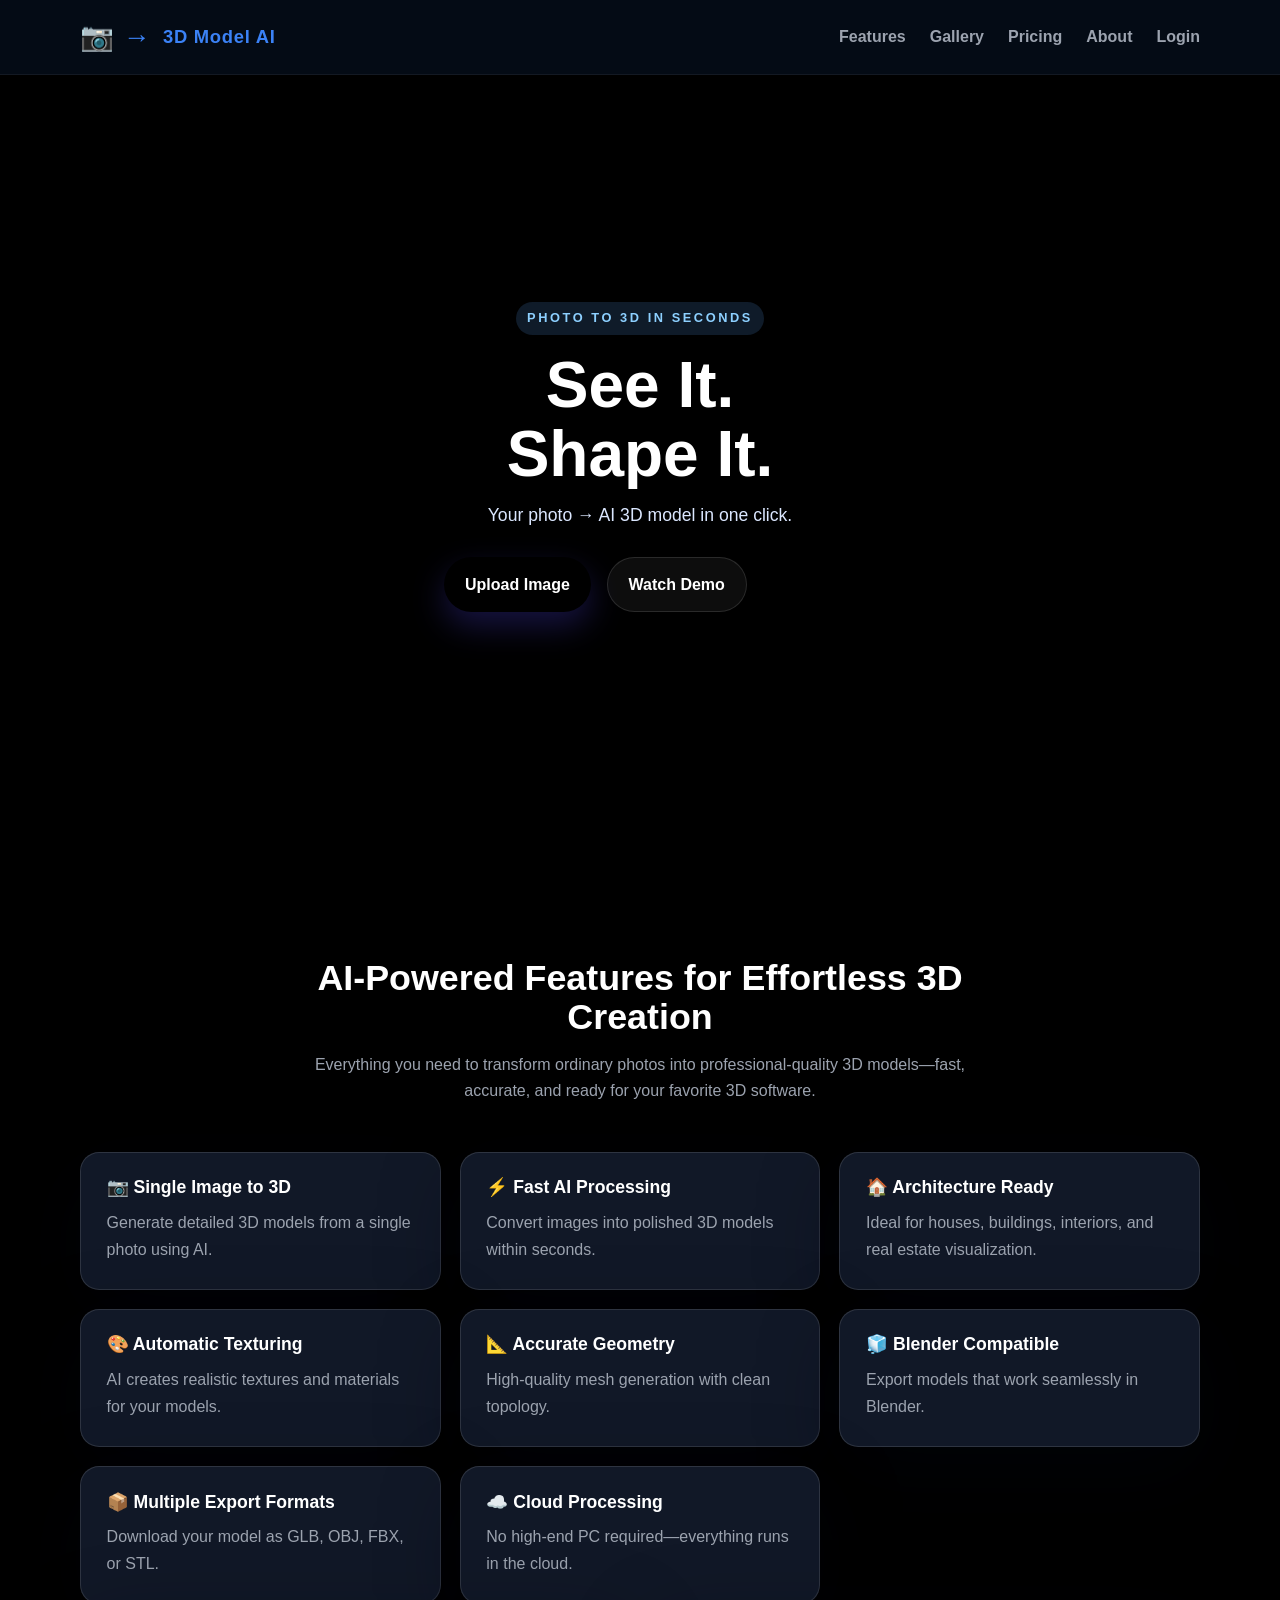
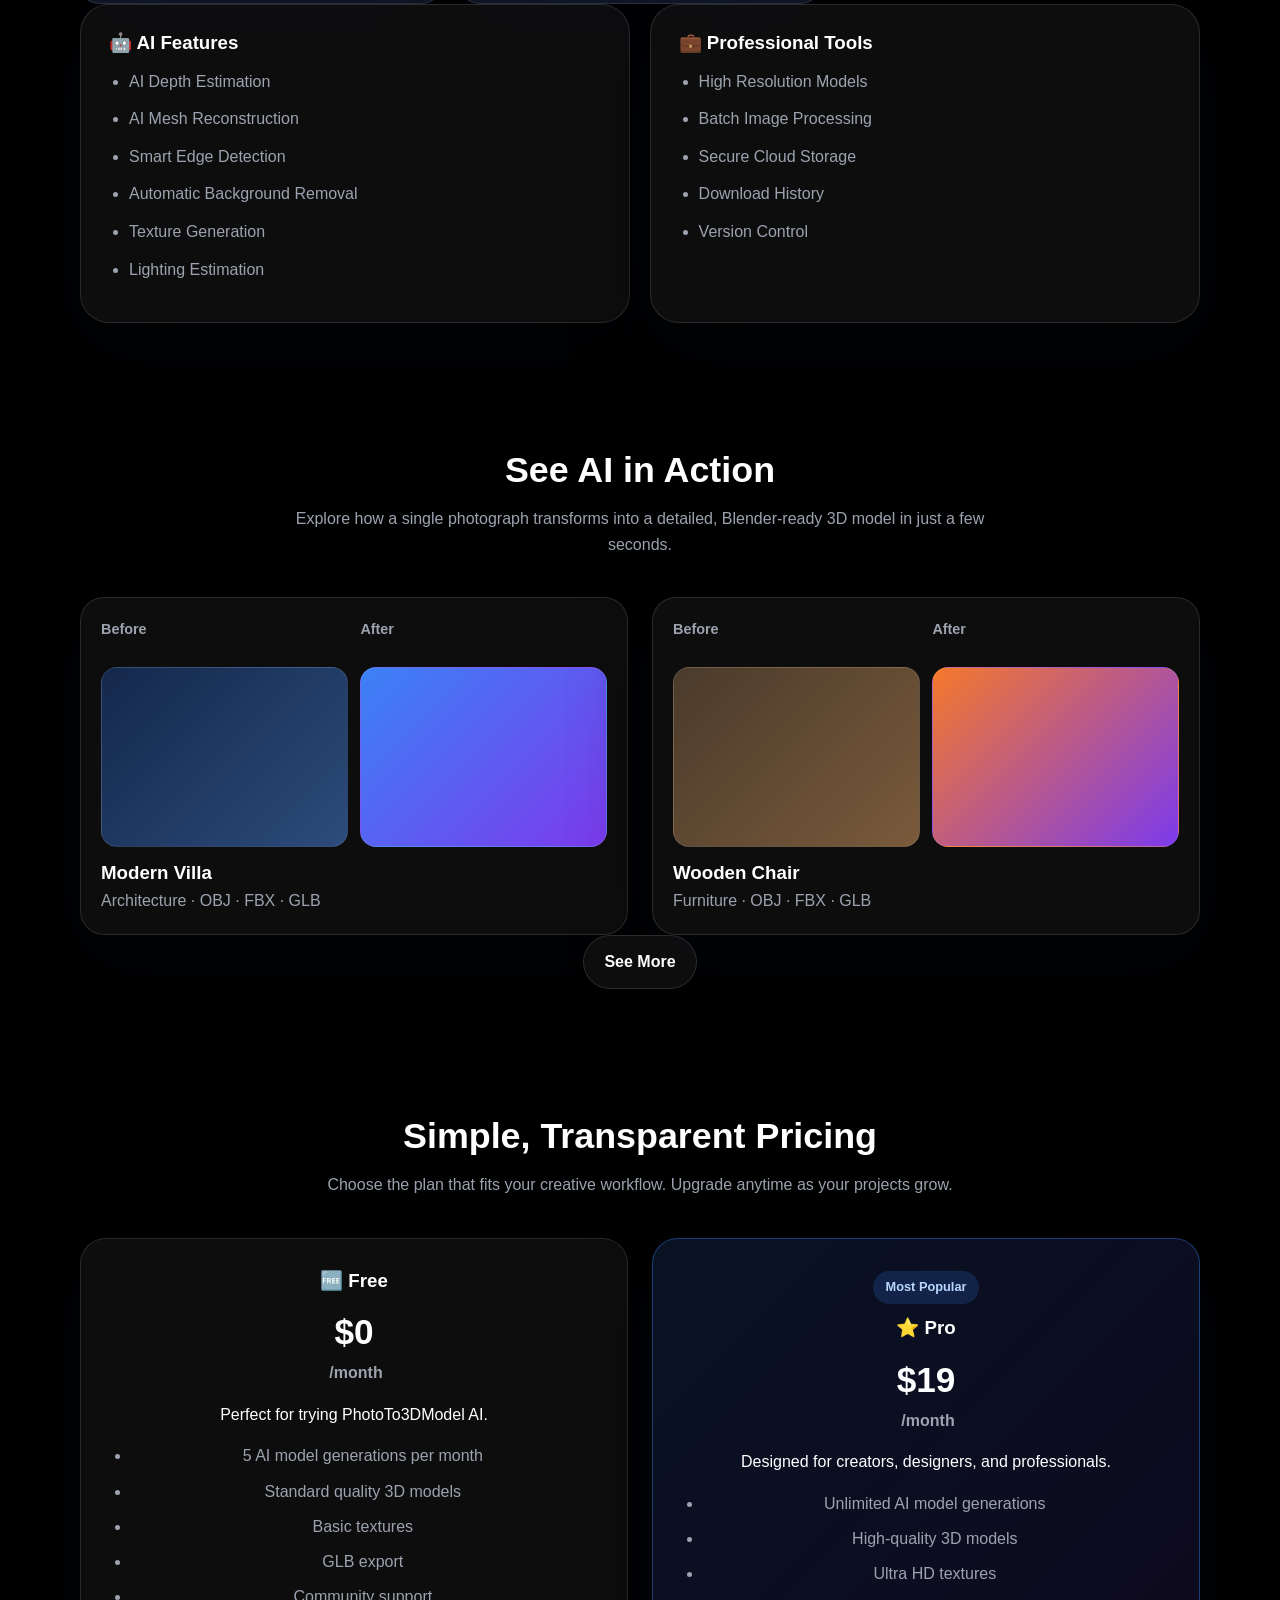
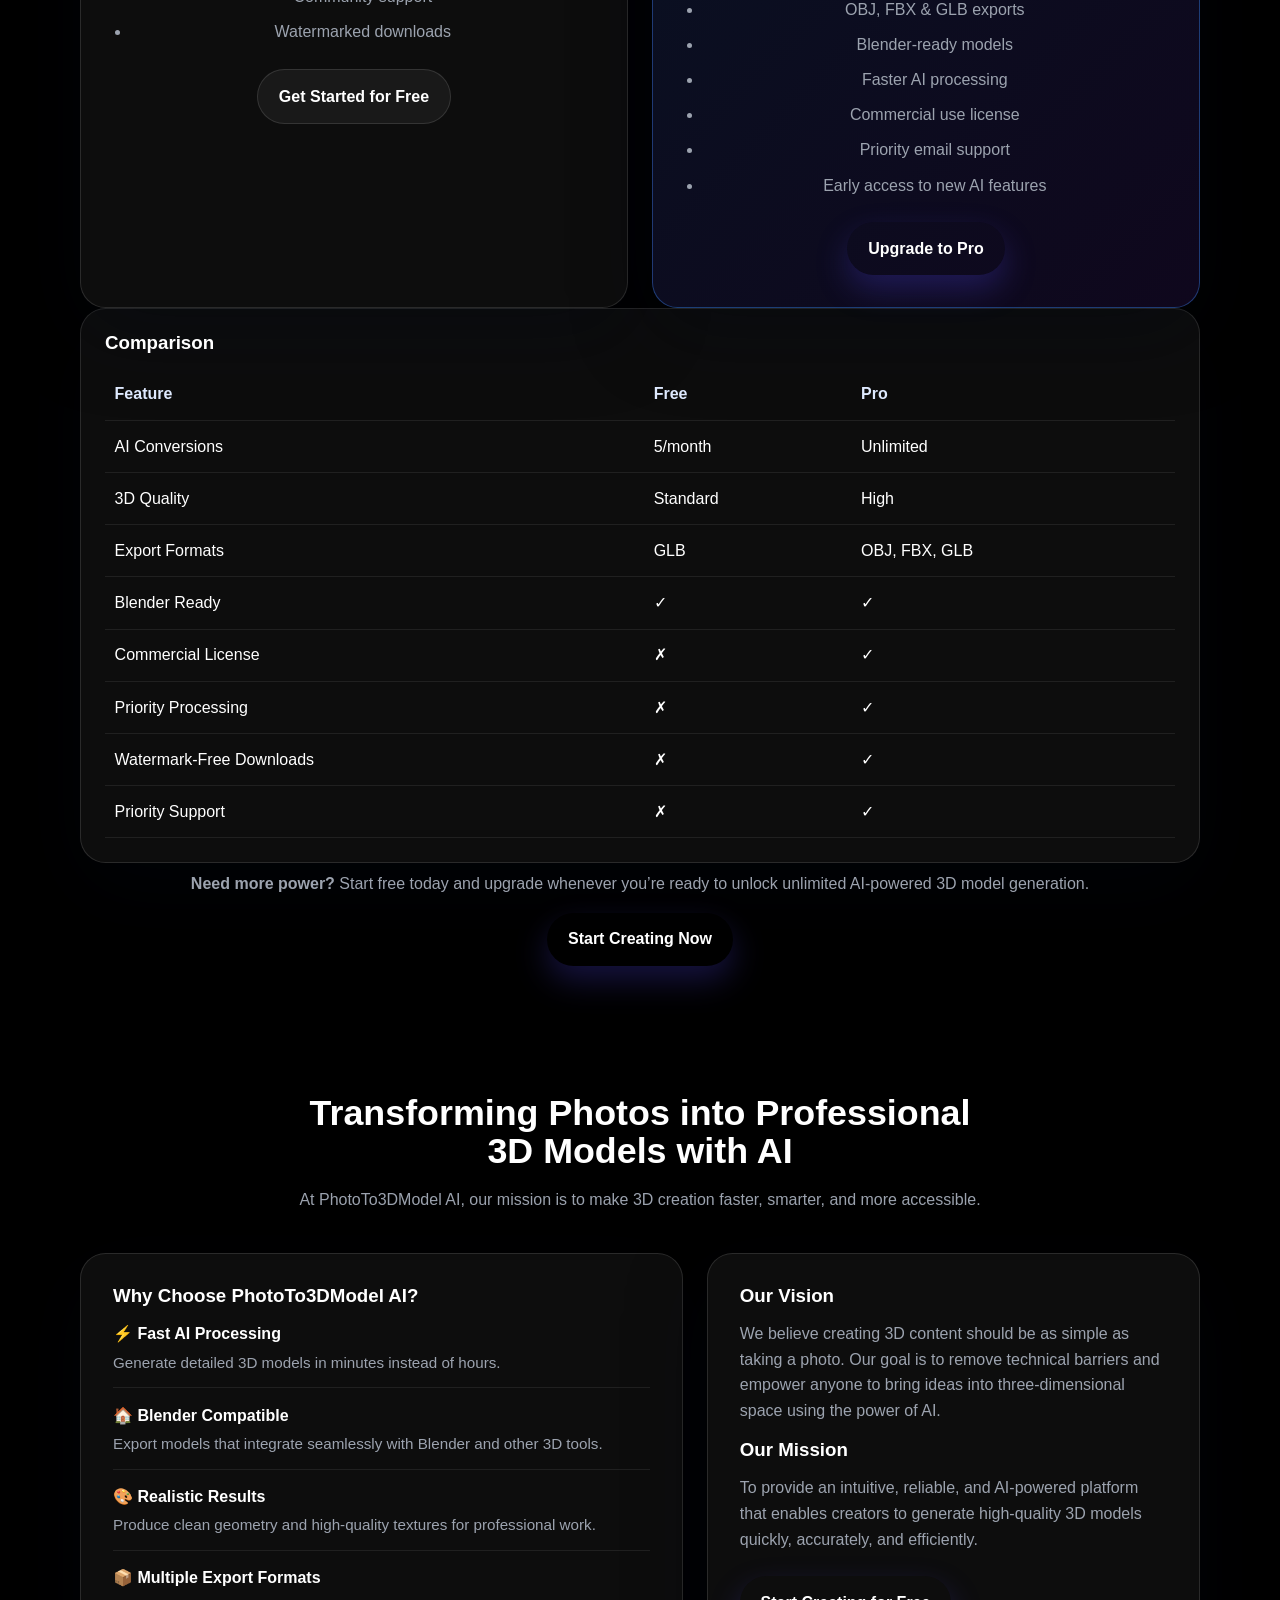
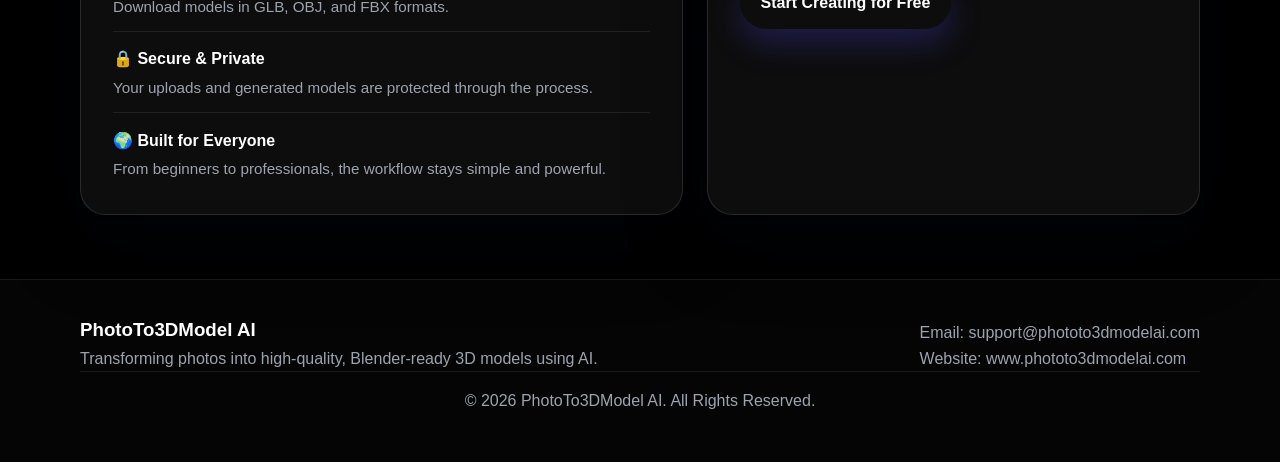
<file: index.html>
<!DOCTYPE html>
<html lang="en">
<head>
  <meta charset="UTF-8" />
  <meta name="viewport" content="width=device-width, initial-scale=1.0" />
  <title>PhotoTo3DModel AI</title>
  <link rel="stylesheet" href="styles.css" />
</head>
<body>
  <header class="site-header">
    <div class="container nav-bar">
      <a class="brand" href="#home">
        <span class="brand-icon">📷 →</span>
        <span class="brand-copy">3D Model AI</span>
      </a>
      <button class="nav-toggle" aria-label="Toggle navigation" aria-expanded="false">
        <span></span>
        <span></span>
        <span></span>
      </button>
      <nav class="nav-links">
        <a href="#features">Features</a>
        <a href="#gallery">Gallery</a>
        <a href="#pricing">Pricing</a>
        <a href="#about">About</a>
        <a href="#auth" class="nav-login-link" data-switch="login">Login</a>
      </nav>
    </div>
  </header>

  <main>
    <section class="hero-section" id="home">
      <div class="hero-center">
        <p class="eyebrow">PHOTO TO 3D IN SECONDS</p>
        <h1>See It. Shape It.</h1>
        <p class="hero-tagline">Your photo → AI 3D model in one click.</p>
        <div class="hero-actions">
          <a href="Upload Image.html" class="btn btn-primary">Upload Image</a>
          <a class="btn btn-secondary" href="#gallery">Watch Demo</a>
        </div>
      </div>
    </section>

    <section class="section feature-section" id="features">
      <div class="container section-heading">
        <h2>AI-Powered Features for Effortless 3D Creation</h2>
        <p>Everything you need to transform ordinary photos into professional-quality 3D models—fast, accurate, and ready for your favorite 3D software.</p>
      </div>

      <div class="container feature-grid">
        <article class="feature-card">
          <h3>📷 Single Image to 3D</h3>
          <p>Generate detailed 3D models from a single photo using AI.</p>
        </article>
        <article class="feature-card">
          <h3>⚡ Fast AI Processing</h3>
          <p>Convert images into polished 3D models within seconds.</p>
        </article>
        <article class="feature-card">
          <h3>🏠 Architecture Ready</h3>
          <p>Ideal for houses, buildings, interiors, and real estate visualization.</p>
        </article>
        <article class="feature-card">
          <h3>🎨 Automatic Texturing</h3>
          <p>AI creates realistic textures and materials for your models.</p>
        </article>
        <article class="feature-card">
          <h3>📐 Accurate Geometry</h3>
          <p>High-quality mesh generation with clean topology.</p>
        </article>
        <article class="feature-card">
          <h3>🧊 Blender Compatible</h3>
          <p>Export models that work seamlessly in Blender.</p>
        </article>
        <article class="feature-card">
          <h3>📦 Multiple Export Formats</h3>
          <p>Download your model as GLB, OBJ, FBX, or STL.</p>
        </article>
        <article class="feature-card">
          <h3>☁️ Cloud Processing</h3>
          <p>No high-end PC required—everything runs in the cloud.</p>
        </article>
      </div>

      <div class="container feature-list-wrap">
        <div class="feature-list-card">
          <h3>🤖 AI Features</h3>
          <ul>
            <li>AI Depth Estimation</li>
            <li>AI Mesh Reconstruction</li>
            <li>Smart Edge Detection</li>
            <li>Automatic Background Removal</li>
            <li>Texture Generation</li>
            <li>Lighting Estimation</li>
          </ul>
        </div>
        <div class="feature-list-card">
          <h3>💼 Professional Tools</h3>
          <ul>
            <li>High Resolution Models</li>
            <li>Batch Image Processing</li>
            <li>Secure Cloud Storage</li>
            <li>Download History</li>
            <li>Version Control</li>
            
          </ul>
        </div>
      </div>
    </section>

    <section class="section gallery-section" id="gallery">
      <div class="container section-heading">
        <h2>See AI in Action</h2>
        <p>Explore how a single photograph transforms into a detailed, Blender-ready 3D model in just a few seconds.</p>
      </div>

      <div class="container gallery-grid">
        <article class="gallery-card">
          <div class="gallery-compare">
            <div class="compare-side before">
              <span>Before</span>
              <div class="compare-box photo-box"></div>
            </div>
            <div class="compare-side after">
              <span>After</span>
              <div class="compare-box model-box"></div>
            </div>
          </div>
          <div class="gallery-meta">
            <h3>Modern Villa</h3>
            <p>Architecture · OBJ · FBX · GLB</p>
          </div>
        </article>

        <article class="gallery-card">
          <div class="gallery-compare">
            <div class="compare-side before">
              <span>Before</span>
              <div class="compare-box chair-box"></div>
            </div>
            <div class="compare-side after">
              <span>After</span>
              <div class="compare-box chair-model"></div>
            </div>
          </div>
          <div class="gallery-meta">
            <h3>Wooden Chair</h3>
            <p>Furniture · OBJ · FBX · GLB</p>
          </div>
        </article>
      </div>

      <div class="container gallery-footer">
        <span></span>
        <a class="btn btn-secondary" href="#">See More</a>
      </div>
    </section>

    <section class="section pricing-section" id="pricing">
      <div class="container section-heading">
        <h2>Simple, Transparent Pricing</h2>
        <p>Choose the plan that fits your creative workflow. Upgrade anytime as your projects grow.</p>
      </div>

      <div class="container pricing-grid">
        <article class="pricing-card">
          <h3>🆓 Free</h3>
          <div class="price">$0<span>/month</span></div>
          <p>Perfect for trying PhotoTo3DModel AI.</p>
          <ul>
            <li>5 AI model generations per month</li>
            <li>Standard quality 3D models</li>
            <li>Basic textures</li>
            <li>GLB export</li>
            <li>Community support</li>
            <li>Watermarked downloads</li>
          </ul>
          <a class="btn btn-secondary" href="#">Get Started for Free</a>
        </article>

        <article class="pricing-card popular">
          <div class="badge">Most Popular</div>
          <h3>⭐ Pro</h3>
          <div class="price">$19<span>/month</span></div>
          <p>Designed for creators, designers, and professionals.</p>
          <ul>
            <li>Unlimited AI model generations</li>
            <li>High-quality 3D models</li>
            <li>Ultra HD textures</li>
            <li>OBJ, FBX & GLB exports</li>
            <li>Blender-ready models</li>
            <li>Faster AI processing</li>
            <li>Commercial use license</li>
            <li>Priority email support</li>
            <li>Early access to new AI features</li>
          </ul>
          <a class="btn btn-primary" href="#">Upgrade to Pro</a>
        </article>
      </div>

      <div class="container comparison-card">
        <h3>Comparison</h3>
        <table>
          <thead>
            <tr>
              <th>Feature</th>
              <th>Free</th>
              <th>Pro</th>
            </tr>
          </thead>
          <tbody>
            <tr><td>AI Conversions</td><td>5/month</td><td>Unlimited</td></tr>
            <tr><td>3D Quality</td><td>Standard</td><td>High</td></tr>
            <tr><td>Export Formats</td><td>GLB</td><td>OBJ, FBX, GLB</td></tr>
            <tr><td>Blender Ready</td><td>✓</td><td>✓</td></tr>
            <tr><td>Commercial License</td><td>✗</td><td>✓</td></tr>
            <tr><td>Priority Processing</td><td>✗</td><td>✓</td></tr>
            <tr><td>Watermark-Free Downloads</td><td>✗</td><td>✓</td></tr>
            <tr><td>Priority Support</td><td>✗</td><td>✓</td></tr>
          </tbody>
        </table>
      </div>

      <div class="container pricing-cta">
        <p><strong>Need more power?</strong> Start free today and upgrade whenever you’re ready to unlock unlimited AI-powered 3D model generation.</p>
        <a class="btn btn-primary" href="#">Start Creating Now</a>
      </div>
    </section>

    <section class="section about-section" id="about">
      <div class="container section-heading">
        <h2>Transforming Photos into Professional 3D Models with AI</h2>
        <p>At PhotoTo3DModel AI, our mission is to make 3D creation faster, smarter, and more accessible.</p>
      </div>

      <div class="container about-grid">
        <article class="about-card">
          <h3>Why Choose PhotoTo3DModel AI?</h3>
          <ul class="about-list">
            <li><strong>⚡ Fast AI Processing</strong><span>Generate detailed 3D models in minutes instead of hours.</span></li>
            <li><strong>🏠 Blender Compatible</strong><span>Export models that integrate seamlessly with Blender and other 3D tools.</span></li>
            <li><strong>🎨 Realistic Results</strong><span>Produce clean geometry and high-quality textures for professional work.</span></li>
            <li><strong>📦 Multiple Export Formats</strong><span>Download models in GLB, OBJ, and FBX formats.</span></li>
            <li><strong>🔒 Secure & Private</strong><span>Your uploads and generated models are protected through the process.</span></li>
            <li><strong>🌍 Built for Everyone</strong><span>From beginners to professionals, the workflow stays simple and powerful.</span></li>
          </ul>
        </article>

        <article class="about-card">
          <h3>Our Vision</h3>
          <p>We believe creating 3D content should be as simple as taking a photo. Our goal is to remove technical barriers and empower anyone to bring ideas into three-dimensional space using the power of AI.</p>

          <h3>Our Mission</h3>
          <p>To provide an intuitive, reliable, and AI-powered platform that enables creators to generate high-quality 3D models quickly, accurately, and efficiently.</p>

          <div class="about-cta">
            <a class="btn btn-primary" href="#">Start Creating for Free</a>
          </div>
        </article>
      </div>
    </section>

    

  <footer class="site-footer" id="contact">
    <div class="container footer-content">
      <div>
        <h3>PhotoTo3DModel AI</h3>
        <p>Transforming photos into high-quality, Blender-ready 3D models using AI.</p>
      </div>
      <div>
        <p>Email: support@phototo3dmodelai.com</p>
        <p>Website: www.phototo3dmodelai.com</p>
      </div>
    </div>
    <div class="container footer-bottom">
      <p>© 2026 PhotoTo3DModel AI. All Rights Reserved.</p>
    </div>
  </footer>

  <script src="script.js" defer></script>
</body>
</html>
</file>
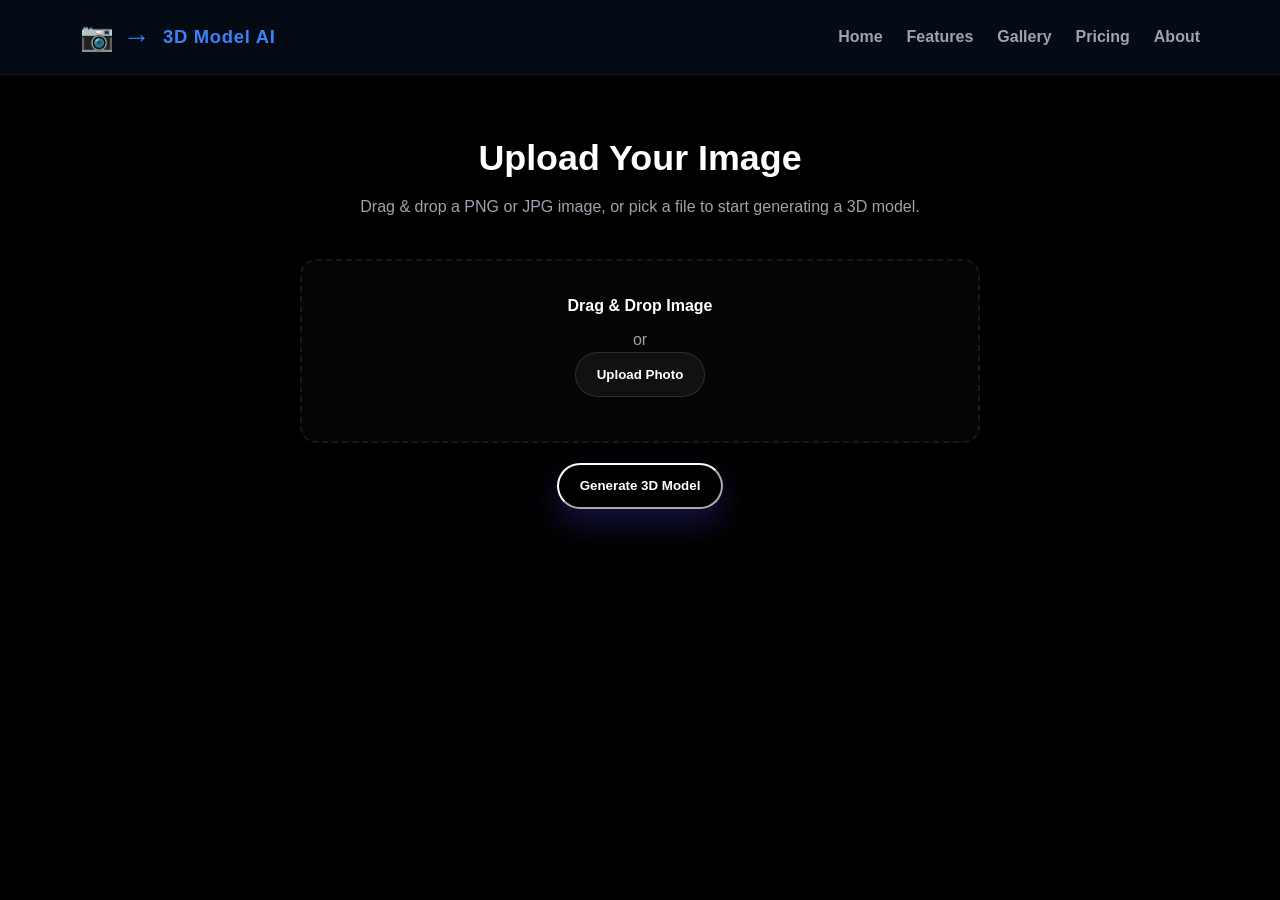
<file: Upload Image.html>
<!DOCTYPE html>
<html lang="en">
<head>
  <meta charset="utf-8" />
  <meta name="viewport" content="width=device-width,initial-scale=1" />
  <title>Upload Your Image — PhotoTo3DModel AI</title>
  <link rel="stylesheet" href="styles.css" />
  <style>
    .upload-section { padding: 4rem 0; }
    .upload-shell { display: flex; flex-direction: column; gap: 1.25rem; align-items: center; }
    .upload-area { width: min(680px, 92%); padding: 2rem; border-radius: 1rem; text-align: center; border: 2px dashed rgba(255,255,255,0.08); background: rgba(255,255,255,0.02); }
    .upload-area.dragover { border-color: rgba(59,130,246,0.5); box-shadow: 0 12px 32px rgba(59,130,246,0.08); }
    #fileName { color: var(--muted); margin-top: 0.75rem; }
    #uploadMessage { margin-top: 0.5rem; color: var(--blender); font-weight: 700; }
    .small-note { color: var(--muted); margin-top: 0.5rem; }
  </style>
</head>
<body>
  <header class="site-header">
    <div class="container nav-bar">
      <a class="brand" href="index.html">
        <span class="brand-icon">📷 →</span>
        <span class="brand-copy">3D Model AI</span>
      </a>
      <nav class="nav-links">
        <a href="index.html">Home</a>
        <a href="#">Features</a>
        <a href="#">Gallery</a>
        <a href="#">Pricing</a>
        <a href="#">About</a>
      </nav>
    </div>
  </header>

  <main>
    <section class="section upload-section">
      <div class="container section-heading">
        <h2>Upload Your Image</h2>
        <p>Drag & drop a PNG or JPG image, or pick a file to start generating a 3D model.</p>
      </div>

      <div class="container upload-shell">
        <div id="uploadArea" class="upload-area">
          <p style="font-weight:700;">Drag & Drop Image</p>
          <p class="small-note">or</p>
          <button id="pickFileBtn" class="btn btn-secondary" type="button">Upload Photo</button>
          <input id="imageInput" type="file" accept="image/png, image/jpeg" multiple style="display:none" />
          <div id="fileName"></div>
        </div>

        <button id="generateBtn" class="btn btn-primary" type="button">Generate 3D Model</button>
        <p id="uploadMessage" class="small-note"></p>
      </div>
    </section>
  </main>

  <script src="Upload_Image.js"></script>
</body>
</html>
</file>
<file: styles.css>
:root {
  color-scheme: dark;
  --bg: #0B1220;
  --bg-soft: #111827;
  --text: #FFFFFF;
  --muted: #9CA3AF;
  --accent: #3B82F6;
  --accent-soft: #8B5CF6;
  --blender: #F5792A;
  --card: #111827;
  --border: rgba(255, 255, 255, 0.12);
  --shadow: 0 24px 80px rgba(1, 8, 20, 0.36);
}

* {
  box-sizing: border-box;
}

html,
body {
  height: 100%;
}

html {
  scroll-behavior: smooth;
}

body {
  margin: 0;
  font-family: 'Inter', sans-serif;
  background: #000000;
  color: var(--text);
  line-height: 1.6;
  min-height: 100vh;
}

.hero-section {
  min-height: calc(100vh - 80px);
  display: grid;
  place-items: center;
  padding: 0 1rem 2rem;
}

.hero-center {
  max-width: 760px;
  text-align: center;
}

.hero-center h1 {
  font-size: clamp(2.75rem, 5vw, 5.5rem);
  margin-bottom: 0.75rem;
}

.hero-center .hero-tagline {
  margin-bottom: 1.5rem;
  color: #dbe7ff;
}

img {
  max-width: 100%;
  display: block;
}

a {
  color: inherit;
  text-decoration: none;
}

.container {
  width: min(1120px, calc(100% - 2rem));
  margin: 0 auto;
}

.site-header {
  position: sticky;
  top: 0;
  z-index: 20;
  backdrop-filter: blur(18px);
  background: rgba(7, 16, 41, 0.78);
  border-bottom: 1px solid rgba(255, 255, 255, 0.08);
}

.nav-bar {
  display: flex;
  align-items: center;
  justify-content: space-between;
  min-height: 80px;
}

.brand {
  display: inline-flex;
  align-items: center;
  gap: 0.75rem;
  font-size: 1.1rem;
  font-weight: 800;
  letter-spacing: 0.04em;
}

.brand-icon {
  font-size: 1.7rem;
}

.brand-copy {
  display: block;
}

.brand small {
  display: block;
  color: var(--muted);
  font-size: 0.85rem;
  font-weight: 600;
}

.nav-links {
  display: flex;
  gap: 1.5rem;
  color: var(--muted);
}

.nav-links a {
  font-weight: 600;
}

.nav-links a:hover,
.nav-links a:focus-visible {
  color: var(--text);
}

.nav-toggle {
  display: none;
  flex-direction: column;
  gap: 0.35rem;
  background: transparent;
  border: 0;
  cursor: pointer;
}

.nav-toggle span {
  width: 1.5rem;
  height: 2px;
  background: var(--text);
  border-radius: 999px;
}

.hero {
  padding: 5rem 0 3rem;
}

.hero-grid {
  display: grid;
  grid-template-columns: 1.05fr 0.95fr;
  gap: 2.5rem;
  align-items: center;
}

.hero-copy {
  max-width: 560px;
}

.eyebrow {
  display: inline-flex;
  padding: 0.5rem 0.9rem;
  border-radius: 999px;
  background: rgba(59, 130, 246, 0.16);
  color: #b3d4ff;
  font-size: 0.85rem;
  text-transform: uppercase;
  letter-spacing: 0.18em;
  font-weight: 700;
  margin-bottom: 1.1rem;
}

h1,
h2,
h3 {
  margin: 0 0 1rem;
  line-height: 1.05;
}

h1 {
  font-size: clamp(2.75rem, 4vw, 4.75rem);
  max-width: 11ch;
}

h2 {
  font-size: clamp(1.9rem, 2.4vw, 2.7rem);
}

p {
  margin: 0;
}

.hero-copy p {
  color: var(--muted);
  font-size: 1.05rem;
  max-width: 44rem;
}

.hero-tagline {
  margin: 0.5rem 0 1rem;
  color: #dbe7ff;
  font-size: 1.1rem;
}

.hero-actions {
  display: flex;
  gap: 1rem;
  flex-wrap: wrap;
  margin: 1.75rem 0 1.5rem;
}

.btn {
  display: inline-flex;
  align-items: center;
  justify-content: center;
  border-radius: 999px;
  padding: 0.95rem 1.6rem;
  font-weight: 700;
  transition: transform 200ms ease, box-shadow 200ms ease, background 200ms ease;
}

.btn:hover,
.btn:focus-visible {
  transform: translateY(-2px);
}

.btn-primary {
  background: linear-gradient(135deg, var(--accent), var(--accent-soft));
  color: #ffffff;
  box-shadow: 0 20px 42px rgba(59, 130, 246, 0.28);
}

.btn-secondary {
  border: 1px solid rgba(255, 255, 255, 0.12);
  background: rgba(255, 255, 255, 0.06);
  color: #ffffff;
}

.hero-features {
  display: grid;
  grid-template-columns: repeat(2, minmax(0, 1fr));
  gap: 0.75rem;
  margin-top: 1rem;
  color: var(--text);
}

.hero-features span {
  display: inline-flex;
  align-items: center;
  gap: 0.5rem;
  padding: 0.75rem 1rem;
  border-radius: 999px;
  background: rgba(255, 255, 255, 0.06);
  border: 1px solid rgba(255, 255, 255, 0.08);
  color: var(--text);
}

.hero-visual {
  position: relative;
}

.visual-card {
  border-radius: 2rem;
  padding: 1.5rem;
  background: rgba(255, 255, 255, 0.05);
  border: 1px solid rgba(255, 255, 255, 0.12);
  box-shadow: var(--shadow);
}

.visual-stage {
  display: grid;
  grid-template-columns: 1fr auto 1fr;
  gap: 1rem;
  align-items: center;
}

.visual-panel {
  border-radius: 1.8rem;
  padding: 1rem;
  background: rgba(255, 255, 255, 0.05);
  border: 1px solid rgba(255, 255, 255, 0.08);
  min-height: 300px;
  display: flex;
  flex-direction: column;
  justify-content: space-between;
}

.panel-top {
  font-size: 0.85rem;
  font-weight: 700;
  color: var(--muted);
}

.panel-body {
  position: relative;
  flex: 1;
  display: grid;
  align-items: center;
  justify-content: center;
  min-height: 200px;
}

.photo-sample {
  width: 100%;
  height: 180px;
  border-radius: 1.4rem;
  background: linear-gradient(135deg, #0f1f39, #122b52 45%, #2369f0 100%);
  box-shadow: inset 0 0 0 1px rgba(255, 255, 255, 0.08);
}

.panel-label,
.visual-arrow span,
.blender-badge,
.gallery-card span {
  font-weight: 700;
}

.visual-arrow {
  display: inline-flex;
  align-items: center;
  justify-content: center;
  padding: 1rem 1.25rem;
  border-radius: 999px;
  background: linear-gradient(180deg, rgba(59, 130, 246, 0.18), rgba(124, 58, 237, 0.18));
  color: #ffffff;
  border: 1px solid rgba(255, 255, 255, 0.08);
  min-width: 100px;
  text-align: center;
}

.model-panel .panel-body {
  position: relative;
}

.wireframe-body {
  display: grid;
  place-items: center;
}

.wireframe-box {
  width: 140px;
  height: 120px;
  border: 1.5px dashed rgba(255, 255, 255, 0.65);
  border-radius: 1.2rem;
  position: relative;
}

.wireframe-box::before,
.wireframe-box::after {
  content: '';
  position: absolute;
  border: 1px dashed rgba(255, 255, 255, 0.44);
}

.wireframe-box::before {
  inset: 12px 20px auto auto;
  width: 88px;
  height: 1px;
}

.wireframe-box::after {
  inset: auto auto 16px 24px;
  width: 1px;
  height: 72px;
}

.blender-badge {
  margin-top: 1rem;
  padding: 0.55rem 1rem;
  border-radius: 999px;
  background: rgba(245, 121, 42, 0.12);
  color: var(--blender);
  text-transform: uppercase;
  font-size: 0.85rem;
}

.section {
  padding: 4rem 0;
}

.section-panel {
  padding-top: 0;
}

.feature-section .section-heading {
  margin-bottom: 3rem;
}

.feature-grid {
  display: grid;
  grid-template-columns: repeat(2, minmax(0, 1fr));
  gap: 1.2rem;
}

.feature-card {
  padding: 1.6rem;
  border-radius: 1.6rem;
  background: rgba(255, 255, 255, 0.05);
  border: 1px solid rgba(255, 255, 255, 0.12);
  box-shadow: var(--shadow);
}

.feature-card h3 {
  margin-bottom: 0.75rem;
  font-size: 1.1rem;
}

.feature-card p {
  color: var(--muted);
  line-height: 1.7;
}

.feature-list-wrap {
  display: grid;
  grid-template-columns: repeat(2, minmax(0, 1fr));
  gap: 1.2rem;
  margin-top: 2rem;
}

.feature-list-card {
  padding: 1.75rem;
  border-radius: 1.8rem;
  background: rgba(255, 255, 255, 0.05);
  border: 1px solid rgba(255, 255, 255, 0.12);
  box-shadow: var(--shadow);
}

.feature-list-card h3 {
  margin-bottom: 1rem;
}

.feature-list-card ul {
  margin: 0;
  padding-left: 1.25rem;
  color: var(--muted);
}

.feature-list-card li {
  margin-bottom: 0.75rem;
}

.panel-grid,
.gallery-grid,
.feature-grid,
.feature-list-wrap,
.format-grid,
.testimonial-grid,
.pricing-grid,
.faq-grid {
  display: grid;
  gap: 1.2rem;
}

.panel-grid {
  grid-template-columns: 1fr 1fr;
}

.glass-card {
  border-radius: 1.8rem;
  padding: 2rem;
  background: rgba(255, 255, 255, 0.05);
  border: 1px solid rgba(255, 255, 255, 0.12);
  box-shadow: var(--shadow);
}

.upload-card h2,
.conversion-card h3,
.pricing-card h3,
.faq-card h3 {
  margin-bottom: 0.85rem;
}

.conversion-status {
  display: inline-flex;
  align-items: center;
  gap: 0.75rem;
  margin-top: 1rem;
  color: var(--text);
}

.status-dot {
  width: 0.85rem;
  height: 0.85rem;
  border-radius: 50%;
  background: radial-gradient(circle, var(--accent), rgba(59, 130, 246, 0.5));
  box-shadow: 0 0 10px rgba(59, 130, 246, 0.45);
}

.section-heading {
  text-align: center;
  max-width: 700px;
  margin: 0 auto 2.5rem;
}

.gallery-grid {
  grid-template-columns: repeat(2, minmax(0, 1fr));
}

.gallery-card {
  border-radius: 1.8rem;
  overflow: hidden;
  padding: 1.25rem;
  background: rgba(255, 255, 255, 0.05);
  border: 1px solid rgba(255, 255, 255, 0.12);
  box-shadow: var(--shadow);
}

.gallery-card span {
  display: block;
  margin-bottom: 1rem;
  color: var(--muted);
}

.gallery-image {
  min-height: 280px;
  border-radius: 1.4rem;
  background: linear-gradient(135deg, #0f1f39, #122b52 30%, #2758c7 100%);
}

.after-image {
  background: linear-gradient(135deg, #0f1f39, #1f3a67 35%, #f5792a 100%);
}

.format-grid {
  grid-template-columns: repeat(4, minmax(0, 1fr));
}

.format-card {
  border-radius: 1.5rem;
  padding: 1.6rem;
  text-align: center;
  background: rgba(255, 255, 255, 0.05);
  border: 1px solid rgba(255, 255, 255, 0.12);
  box-shadow: var(--shadow);
  font-weight: 700;
}

.blender-format {
  color: var(--blender);
}

.testimonial-grid {
  grid-template-columns: repeat(2, minmax(0, 1fr));
}

.testimonial-card {
  padding: 1.75rem;
  border-radius: 1.8rem;
  background: rgba(255, 255, 255, 0.05);
  border: 1px solid rgba(255, 255, 255, 0.12);
  box-shadow: var(--shadow);
}

.testimonial-card footer {
  margin-top: 1rem;
  color: var(--muted);
}

.pricing-grid {
  grid-template-columns: repeat(2, minmax(0, 1fr));
}

.pricing-card {
  border-radius: 1.8rem;
  padding: 2rem;
  background: rgba(255, 255, 255, 0.05);
  border: 1px solid rgba(255, 255, 255, 0.12);
  box-shadow: var(--shadow);
  text-align: center;
}

.pricing-card.popular {
  background: linear-gradient(180deg, rgba(59, 130, 246, 0.16), rgba(124, 58, 237, 0.12));
  border-color: rgba(124, 58, 237, 0.3);
}

.pricing-card strong {
  display: block;
  font-size: 2.75rem;
  margin: 1rem 0 0.25rem;
}

.pricing-card span {
  display: block;
  color: var(--muted);
  margin-bottom: 1rem;
}

.api-card {
  border-radius: 1.8rem;
  padding: 2rem;
  background: rgba(255, 255, 255, 0.05);
  border: 1px solid rgba(255, 255, 255, 0.12);
  box-shadow: var(--shadow);
  text-align: center;
}

.api-card code {
  display: inline-block;
  width: fit-content;
  padding: 0.85rem 1rem;
  border-radius: 999px;
  background: rgba(255, 255, 255, 0.08);
  color: var(--text);
  margin-bottom: 1rem;
}

.faq-grid {
  grid-template-columns: repeat(2, minmax(0, 1fr));
}

.faq-card {
  border-radius: 1.8rem;
  padding: 1.75rem;
  background: rgba(255, 255, 255, 0.05);
  border: 1px solid rgba(255, 255, 255, 0.12);
  box-shadow: var(--shadow);
}

.faq-card p {
  color: var(--muted);
  margin-top: 0.75rem;
}

.site-footer {
  padding: 2.5rem 0 3rem;
  border-top: 1px solid rgba(255, 255, 255, 0.08);
  background: rgba(255, 255, 255, 0.02);
}

.footer-content {
  display: flex;
  align-items: center;
  justify-content: space-between;
  gap: 1.5rem;
  flex-wrap: wrap;
}

.footer-content h3 {
  margin-bottom: 0.4rem;
}

.footer-content p {
  color: var(--muted);
}

.footer-bottom {
  margin-top: 1rem;
  padding-top: 1rem;
  border-top: 1px solid rgba(255, 255, 255, 0.08);
  text-align: center;
}

.footer-links {
  display: flex;
  gap: 1rem;
}

.footer-links a {
  color: var(--muted);
}

@media (max-width: 1024px) {
  .hero-grid,
  .panel-grid,
  .gallery-grid,
  .format-grid,
  .testimonial-grid,
  .pricing-grid,
  .faq-grid,
  .feature-grid,
  .feature-list-wrap {
    grid-template-columns: 1fr;
  }

  .hero {
    padding: 4rem 0 2rem;
  }
}

.gallery-section {
  padding-top: 2rem;
}

.gallery-grid {
  display: grid;
  grid-template-columns: repeat(2, minmax(0, 1fr));
  gap: 1.5rem;
}

.gallery-card {
  padding: 1.25rem;
  border-radius: 1.5rem;
  background: rgba(255, 255, 255, 0.05);
  border: 1px solid rgba(255, 255, 255, 0.12);
  box-shadow: var(--shadow);
  transition: transform 220ms ease, box-shadow 220ms ease, border-color 220ms ease;
}

.gallery-card:hover {
  transform: translateY(-4px) rotateX(2deg) rotateY(-2deg);
  box-shadow: 0 22px 46px rgba(59, 130, 246, 0.16);
  border-color: rgba(59, 130, 246, 0.35);
}

.gallery-compare {
  display: grid;
  grid-template-columns: 1fr 1fr;
  gap: 0.8rem;
}

.compare-side {
  display: flex;
  flex-direction: column;
  gap: 0.6rem;
}

.compare-side span {
  color: var(--muted);
  font-size: 0.9rem;
  font-weight: 700;
}

.compare-box {
  min-height: 180px;
  border-radius: 1rem;
  background: linear-gradient(135deg, rgba(59, 130, 246, 0.18), rgba(124, 58, 237, 0.16));
  border: 1px solid rgba(255, 255, 255, 0.1);
}

.photo-box {
  background: linear-gradient(135deg, #14284b, #2c4c7b);
}

.model-box {
  background: linear-gradient(135deg, #3b82f6, #7c3aed);
}

.chair-box {
  background: linear-gradient(135deg, #4a3b2b, #7a5a3b);
}

.chair-model {
  background: linear-gradient(135deg, #f5792a, #7c3aed);
}

.gallery-meta {
  margin-top: 1rem;
}

.gallery-meta h3 {
  margin-bottom: 0.35rem;
}

.gallery-meta p {
  color: var(--muted);
}

.gallery-footer {
  display: flex;
  justify-content: center;
  margin-top: 1.5rem;
}

.pricing-section {
  padding-top: 2rem;
}

.pricing-grid {
  display: grid;
  grid-template-columns: repeat(2, minmax(0, 1fr));
  gap: 1.5rem;
  margin-bottom: 2rem;
}

.pricing-card {
  padding: 2rem;
  border-radius: 1.6rem;
  background: rgba(255, 255, 255, 0.05);
  border: 1px solid rgba(255, 255, 255, 0.12);
  box-shadow: var(--shadow);
}

.pricing-card.popular {
  border-color: rgba(59, 130, 246, 0.4);
  background: linear-gradient(135deg, rgba(59, 130, 246, 0.14), rgba(124, 58, 237, 0.12));
}

.badge {
  display: inline-block;
  margin-bottom: 0.9rem;
  padding: 0.4rem 0.8rem;
  border-radius: 999px;
  background: rgba(59, 130, 246, 0.18);
  color: #bcd7ff;
  font-size: 0.8rem;
  font-weight: 700;
}

.price {
  font-size: 2.2rem;
  font-weight: 800;
  margin: 0.6rem 0;
}

.price span {
  font-size: 1rem;
  color: var(--muted);
  margin-left: 0.25rem;
}

.pricing-card ul {
  padding-left: 1.1rem;
  color: var(--muted);
  margin: 1rem 0 1.5rem;
}

.pricing-card li {
  margin-bottom: 0.6rem;
}

.comparison-card {
  padding: 1.5rem;
  border-radius: 1.6rem;
  background: rgba(255, 255, 255, 0.05);
  border: 1px solid rgba(255, 255, 255, 0.12);
  box-shadow: var(--shadow);
  margin-bottom: 2rem;
}

.comparison-card table {
  width: 100%;
  border-collapse: collapse;
  margin-top: 1rem;
}

.comparison-card th,
.comparison-card td {
  padding: 0.8rem 0.6rem;
  text-align: left;
  border-bottom: 1px solid rgba(255, 255, 255, 0.08);
}

.comparison-card th {
  color: #dfeaff;
}

.pricing-cta {
  text-align: center;
  padding-top: 0.5rem;
}

.pricing-cta p {
  color: var(--muted);
  margin-bottom: 1rem;
}

.about-section {
  padding-top: 2rem;
}

.about-grid {
  display: grid;
  grid-template-columns: 1.1fr 0.9fr;
  gap: 1.5rem;
}

.about-card {
  padding: 2rem;
  border-radius: 1.6rem;
  background: rgba(255, 255, 255, 0.05);
  border: 1px solid rgba(255, 255, 255, 0.12);
  box-shadow: var(--shadow);
}

.about-card h3 {
  margin-bottom: 1rem;
}

.about-card p {
  color: var(--muted);
  margin-bottom: 1rem;
}

.about-list {
  list-style: none;
  padding: 0;
  margin: 0;
  display: grid;
  gap: 0.9rem;
}

.about-list li {
  display: flex;
  flex-direction: column;
  gap: 0.25rem;
  padding-bottom: 0.75rem;
  border-bottom: 1px solid rgba(255, 255, 255, 0.08);
}

.about-list li:last-child {
  border-bottom: 0;
  padding-bottom: 0;
}

.about-list span {
  color: var(--muted);
  font-size: 0.95rem;
}

.about-cta {
  margin-top: 1.5rem;
}

.auth-section {
  padding-top: 2rem;
  display: block;
}

.auth-shell {
  display: flex;
  justify-content: center;
  align-items: center;
  padding: 2rem;
  border-radius: 2rem;
  background: linear-gradient(135deg, rgba(59, 130, 246, 0.12), rgba(139, 92, 246, 0.12));
  border: 1px solid rgba(255, 255, 255, 0.12);
  box-shadow: var(--shadow);
}

.auth-card {
  width: min(100%, 460px);
  padding: 1.75rem;
  border-radius: 1.6rem;
  background: var(--card);
  border: 1px solid rgba(255, 255, 255, 0.12);
}

.auth-panel {
  display: none;
}

.auth-panel.active {
  display: block;
}

.auth-subtitle {
  color: var(--muted);
  margin-bottom: 1rem;
}

.auth-card label {
  display: block;
  margin-bottom: 0.9rem;
}

.auth-card span {
  display: block;
  margin-bottom: 0.4rem;
  color: var(--muted);
  font-size: 0.95rem;
}

.auth-card input {
  width: 100%;
  border: 1px solid rgba(255, 255, 255, 0.12);
  background: rgba(255, 255, 255, 0.05);
  color: var(--text);
  border-radius: 0.95rem;
  padding: 0.9rem 1rem;
}

.auth-row,
.checkbox-row {
  display: flex;
  align-items: center;
  justify-content: space-between;
  gap: 0.75rem;
  color: var(--muted);
  font-size: 0.95rem;
}

.checkbox-row {
  justify-content: flex-start;
  margin-bottom: 1rem;
}

.checkbox-row input {
  width: auto;
  margin-right: 0.5rem;
}

.auth-submit {
  width: 100%;
  margin-top: 0.3rem;
}

.auth-divider {
  text-align: center;
  margin: 1rem 0 0.75rem;
  color: var(--muted);
}

.social-row {
  display: flex;
  gap: 0.75rem;
}

.social-btn {
  flex: 1;
  border: 1px solid rgba(255, 255, 255, 0.12);
  border-radius: 999px;
  padding: 0.8rem 0.9rem;
  background: rgba(255, 255, 255, 0.05);
  color: var(--text);
  cursor: pointer;
}

.auth-footer {
  margin-top: 1rem;
  color: var(--muted);
  text-align: center;
}

.text-link {
  color: #bcd7ff;
}

.dashboard-section {
  display: none;
  padding-top: 1rem;
}

.dashboard-section.is-visible {
  display: block;
}

.dashboard-shell {
  display: grid;
  grid-template-columns: 280px 1fr;
  gap: 1.5rem;
  padding: 1.5rem;
  border-radius: 2rem;
  background: var(--card);
  border: 1px solid rgba(255, 255, 255, 0.12);
  box-shadow: var(--shadow);
}

.dashboard-sidebar {
  padding: 1.25rem;
  border-radius: 1.4rem;
  background: rgba(255, 255, 255, 0.04);
  border: 1px solid rgba(255, 255, 255, 0.08);
}

.sidebar-brand {
  font-weight: 800;
  margin-bottom: 1.4rem;
}

.sidebar-nav {
  display: grid;
  gap: 0.45rem;
}

.sidebar-nav a {
  padding: 0.7rem 0.8rem;
  border-radius: 0.9rem;
  color: var(--muted);
}

.sidebar-nav a.active,
.sidebar-nav a:hover {
  background: rgba(59, 130, 246, 0.16);
  color: var(--text);
}

.dashboard-main {
  display: grid;
  gap: 1.2rem;
}

.dashboard-topbar {
  display: flex;
  align-items: center;
  justify-content: space-between;
  gap: 1rem;
}

.user-pill {
  padding: 0.8rem 1rem;
  border-radius: 999px;
  background: rgba(59, 130, 246, 0.16);
  color: #dbe8ff;
}

.stats-grid {
  display: grid;
  grid-template-columns: repeat(4, minmax(0, 1fr));
  gap: 1rem;
}

.stat-card,
.dashboard-card {
  padding: 1.25rem;
  border-radius: 1.2rem;
  background: rgba(255, 255, 255, 0.05);
  border: 1px solid rgba(255, 255, 255, 0.08);
}

.stat-card p {
  color: var(--muted);
  margin-bottom: 0.4rem;
}

.stat-card strong {
  font-size: 1.4rem;
}

.dashboard-grid {
  display: grid;
  grid-template-columns: 1.2fr 0.8fr;
  gap: 1rem;
}

.upload-zone {
  border: 1px dashed rgba(255, 255, 255, 0.24);
  border-radius: 1.2rem;
  padding: 2rem 1rem;
  text-align: center;
  display: grid;
  gap: 0.65rem;
  margin-top: 0.75rem;
}

.upload-icon {
  font-size: 2rem;
  font-weight: 800;
  color: var(--blender);
}

.recent-list {
  list-style: none;
  padding: 0;
  margin: 0.75rem 0 0;
  display: grid;
  gap: 0.6rem;
}

.recent-list li {
  padding: 0.8rem 0.9rem;
  border-radius: 0.9rem;
  background: rgba(255, 255, 255, 0.04);
}

@media (max-width: 680px) {
  .nav-toggle {
    display: inline-flex;
  }

  .nav-links {
    display: none;
    position: absolute;
    top: 80px;
    right: 1rem;
    left: 1rem;
    flex-direction: column;
    padding: 1rem;
    background: rgba(7, 16, 41, 0.96);
    border: 1px solid rgba(255, 255, 255, 0.12);
    border-radius: 1rem;
  }

  .nav-links.is-open {
    display: flex;
  }

  .hero-copy,
  .hero-visual {
    width: 100%;
  }

  .hero-features {
    grid-template-columns: 1fr;
  }

  .footer-content {
    flex-direction: column;
    align-items: flex-start;
  }

  .about-grid {
    grid-template-columns: 1fr;
  }
}

img {
  max-width: 100%;
  display: block;
}

a {
  color: inherit;
  text-decoration: none;
}

.container {
  width: min(1120px, calc(100% - 2rem));
  margin: 0 auto;
}

.site-header {
  position: sticky;
  top: 0;
  z-index: 20;
  backdrop-filter: blur(16px);
  background: rgba(7, 17, 31, 0.7);
  border-bottom: 1px solid rgba(255, 255, 255, 0.06);
}

.nav-bar {
  display: flex;
  align-items: center;
  justify-content: space-between;
  min-height: 74px;
}

.brand {
  font-size: 1.15rem;
  font-weight: 800;
  letter-spacing: 0.04em;
}

.brand span {
  color: var(--accent);
}

.nav-links {
  display: flex;
  gap: 1.5rem;
  color: var(--muted);
}

.nav-links a:hover,
.nav-links a:focus-visible {
  color: var(--text);
}

.nav-toggle {
  display: none;
  flex-direction: column;
  gap: 0.25rem;
  background: transparent;
  border: 0;
  cursor: pointer;
}

.nav-toggle span {
  width: 1.45rem;
  height: 2px;
  background: var(--text);
  border-radius: 999px;
}

.hero {
  padding: 5rem 0 3rem;
}

.hero-content {
  display: grid;
  grid-template-columns: 1.1fr 0.9fr;
  gap: 2.5rem;
  align-items: center;
}

.eyebrow {
  display: inline-flex;
  padding: 0.38rem 0.72rem;
  border-radius: 999px;
  background: rgba(96, 165, 250, 0.16);
  color: #8dd0ff;
  font-size: 0.8rem;
  text-transform: uppercase;
  letter-spacing: 0.2em;
  font-weight: 700;
  margin-bottom: 1rem;
}

h1,
h2 {
  margin: 0 0 1rem;
  line-height: 1.08;
}

h1 {
  font-size: clamp(2.25rem, 4vw, 4.25rem);
}

h2 {
  font-size: clamp(1.8rem, 2.8vw, 2.5rem);
}

.hero-text,
.section-heading p,
.feature-card p,
.step-card p,
.testimonial-card footer,
.site-footer p {
  color: var(--muted);
}

.hero-actions {
  display: flex;
  gap: 1rem;
  flex-wrap: wrap;
  margin: 1.75rem 0 1.5rem;
}

.btn {
  display: inline-flex;
  align-items: center;
  justify-content: center;
  border-radius: 999px;
  padding: 0.85rem 1.3rem;
  font-weight: 600;
  transition: transform 180ms ease, box-shadow 180ms ease, background 180ms ease;
}

.btn:hover,
.btn:focus-visible {
  transform: translateY(-2px);
}

.btn-primary {
  background: linear-gradient(135deg, var(--accent), var(--accent-strong));
  box-shadow: 0 14px 32px rgba(79, 70, 229, 0.28);
}

.btn-secondary {
  border: 1px solid var(--border);
  background: rgba(255, 255, 255, 0.05);
}

.hero-badges {
  display: flex;
  flex-wrap: wrap;
  gap: 0.8rem;
  list-style: none;
  padding: 0;
  margin: 0;
  color: #dbe7f8;
}

.hero-badges li {
  padding: 0.6rem 0.85rem;
  border-radius: 999px;
  background: rgba(255, 255, 255, 0.06);
  border: 1px solid rgba(255, 255, 255, 0.08);
  font-size: 0.95rem;
}

.hero-card {
  padding: 1.2rem;
  border-radius: 1.8rem;
  border: 1px solid var(--border);
  background: linear-gradient(145deg, rgba(255, 255, 255, 0.12), rgba(255, 255, 255, 0.04));
  box-shadow: var(--shadow);
}

.card-surface {
  position: relative;
  min-height: 460px;
  border-radius: 1.2rem;
  overflow: hidden;
  background: linear-gradient(160deg, rgba(96, 165, 250, 0.4), rgba(7, 17, 31, 0.96));
  padding: 1.6rem;
  display: flex;
  align-items: center;
  justify-content: center;
}

.photo-stack {
  position: absolute;
  inset: 0;
  display: grid;
  place-items: center;
}

.photo-card {
  position: absolute;
  border-radius: 1.4rem;
  border: 1px solid rgba(255, 255, 255, 0.2);
  box-shadow: inset 0 1px 0 rgba(255, 255, 255, 0.2), 0 18px 40px rgba(0, 0, 0, 0.28);
}

.photo-card-main {
  width: 220px;
  height: 280px;
  background: linear-gradient(140deg, #f7b267, #9a3d3d 60%, #4b1d16);
  transform: rotate(-10deg);
}

.photo-card-secondary {
  width: 190px;
  height: 240px;
  background: linear-gradient(160deg, #6dd3ff, #1b4a78 60%, #0b1724);
  transform: rotate(12deg) translate(120px, 30px);
}

.photo-card-tertiary {
  width: 150px;
  height: 190px;
  background: linear-gradient(160deg, #f4d06f, #8c3d4b 60%, #361126);
  transform: rotate(-18deg) translate(-140px, 32px);
}

.mesh-preview {
  position: relative;
  width: 240px;
  height: 240px;
  display: grid;
  place-items: center;
  z-index: 1;
}

.mesh-ring {
  position: absolute;
  inset: 12px;
  border: 3px solid rgba(255, 255, 255, 0.9);
  border-radius: 50%;
  transform: rotateX(65deg) rotateY(25deg);
  box-shadow: 0 0 50px rgba(255, 255, 255, 0.18);
}

.mesh-core {
  width: 122px;
  height: 122px;
  background: linear-gradient(145deg, #f7fbff, #69b8ff 70%, #2f4ea0);
  border-radius: 38% 62% 46% 54% / 58% 33% 67% 42%;
  box-shadow: inset 0 0 20px rgba(255, 255, 255, 0.5);
}

.stats {
  padding: 1rem 0 2rem;
}

.stats-grid {
  display: grid;
  grid-template-columns: repeat(4, 1fr);
  gap: 1rem;
}

.stats-grid > div {
  padding: 1.3rem 1.15rem;
  border-radius: 1rem;
  background: rgba(255, 255, 255, 0.05);
  border: 1px solid rgba(255, 255, 255, 0.09);
}

.stats-grid strong {
  display: block;
  font-size: 1.3rem;
  margin-bottom: 0.2rem;
}

.stats-grid span {
  color: var(--muted);
}

.section {
  padding: 4rem 0;
}

.section-heading {
  text-align: center;
  max-width: 700px;
  margin: 0 auto 2.5rem;
}

.feature-grid,
.workflow-steps,
.testimonial-grid {
  display: grid;
  gap: 1.2rem;
}

.feature-grid {
  grid-template-columns: repeat(3, 1fr);
}

.feature-card,
.step-card,
.testimonial-card {
  padding: 1.6rem;
  border-radius: 1.2rem;
  background: var(--card);
  border: 1px solid var(--border);
  box-shadow: var(--shadow);
}

.step-card span {
  display: inline-flex;
  width: 2.5rem;
  height: 2.5rem;
  align-items: center;
  justify-content: center;
  border-radius: 999px;
  background: rgba(96, 165, 250, 0.18);
  color: #7cc4ff;
  font-weight: 700;
  margin-bottom: 1rem;
}

.workflow-steps {
  grid-template-columns: repeat(3, 1fr);
}

.testimonial-grid {
  grid-template-columns: repeat(2, 1fr);
}

.testimonial-card {
  font-size: 1.05rem;
}

.testimonial-card footer {
  margin-top: 1rem;
  font-size: 0.95rem;
}

.site-footer {
  padding: 2.5rem 0 3rem;
  border-top: 1px solid rgba(255, 255, 255, 0.08);
}

.footer-content {
  display: flex;
  align-items: center;
  justify-content: space-between;
  gap: 1rem;
}

@media (max-width: 900px) {
  .hero-content,
  .feature-grid,
  .workflow-steps,
  .testimonial-grid,
  .stats-grid {
    grid-template-columns: 1fr 1fr;
  }

  .hero-content {
    grid-template-columns: 1fr;
  }

  .card-surface {
    min-height: 360px;
  }
}

@media (max-width: 640px) {
  .nav-toggle {
    display: inline-flex;
  }

  .nav-links {
    display: none;
    position: absolute;
    top: 74px;
    right: 1rem;
    left: 1rem;
    flex-direction: column;
    padding: 1rem;
    background: rgba(7, 17, 31, 0.98);
    border: 1px solid rgba(255, 255, 255, 0.1);
    border-radius: 1rem;
  }

  .nav-links.is-open {
    display: flex;
  }

  .hero {
    padding-top: 3.25rem;
  }

  .stats-grid,
  .feature-grid,
  .workflow-steps,
  .testimonial-grid,
  .footer-content {
    grid-template-columns: 1fr;
    flex-direction: column;
    align-items: flex-start;
  }

  .hero-actions {
    flex-direction: column;
    align-items: flex-start;
  }

  .card-surface {
    min-height: 320px;
  }
}
</file>
